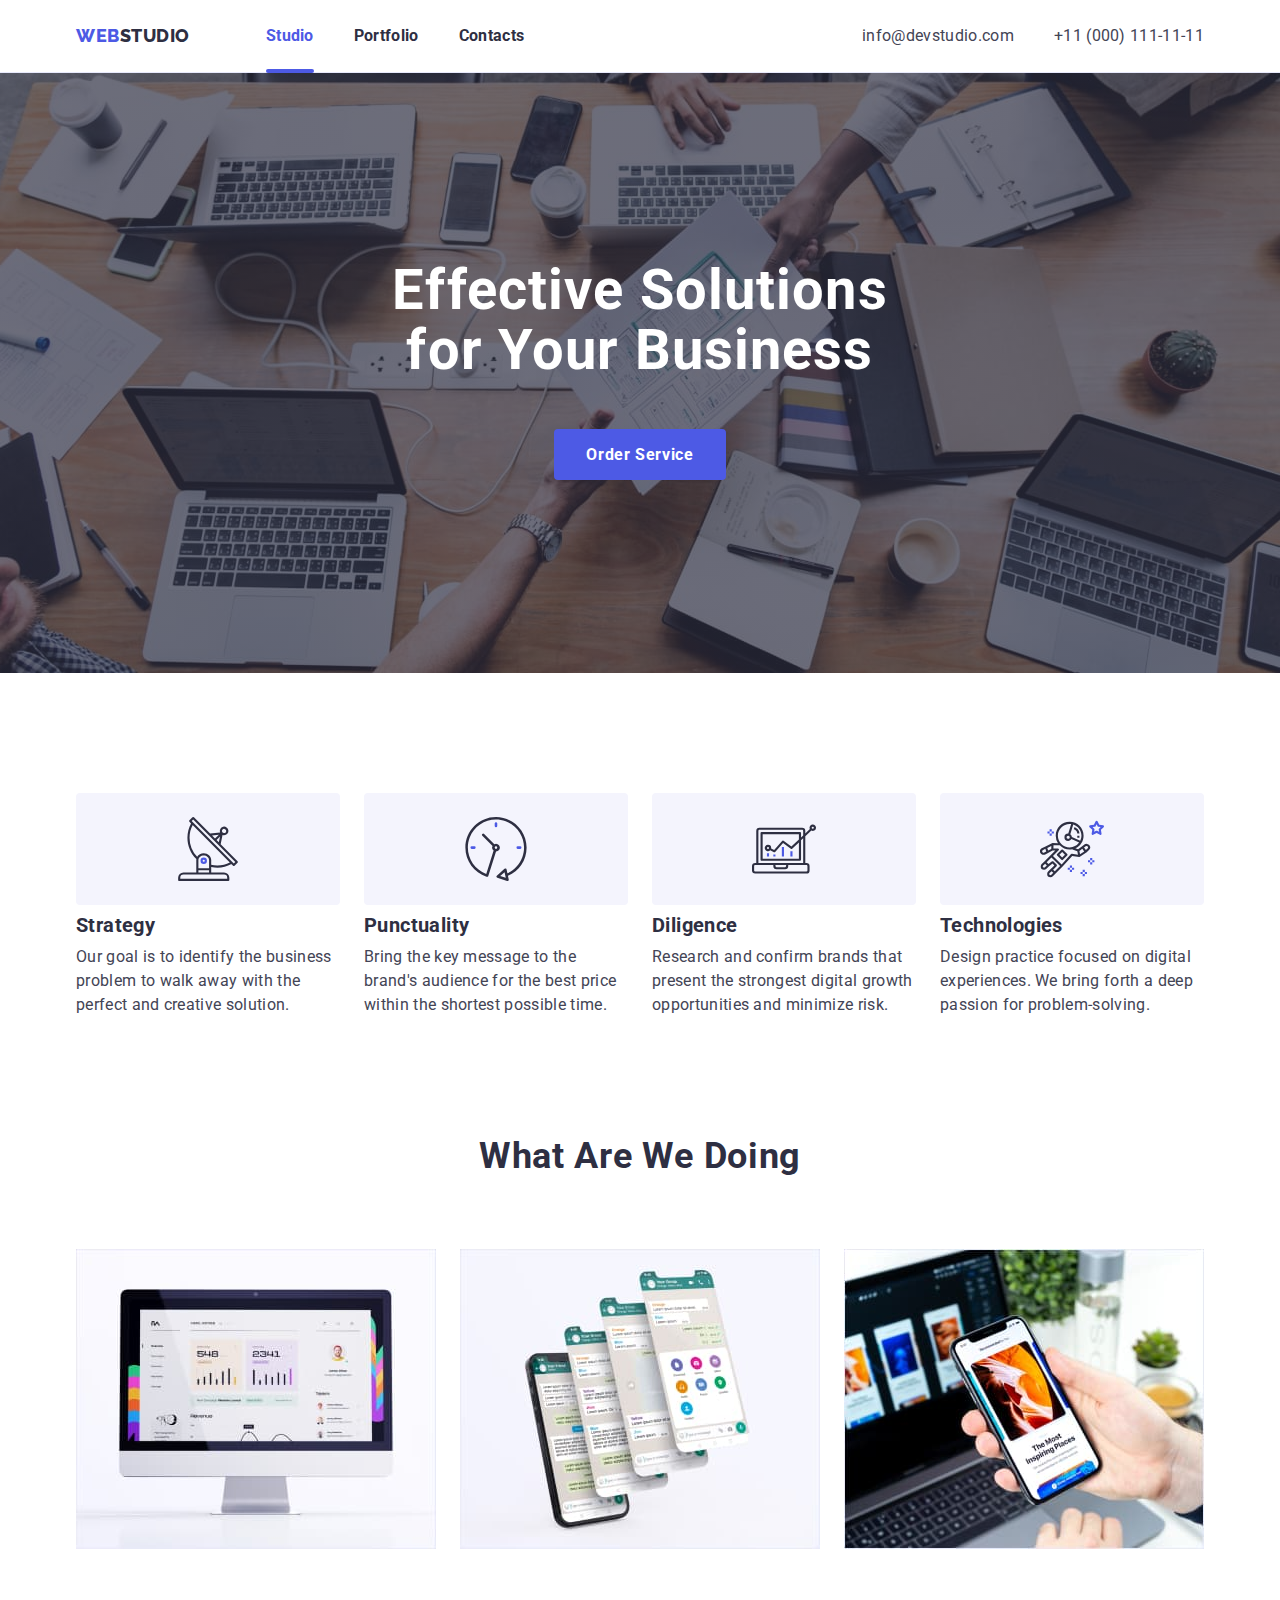
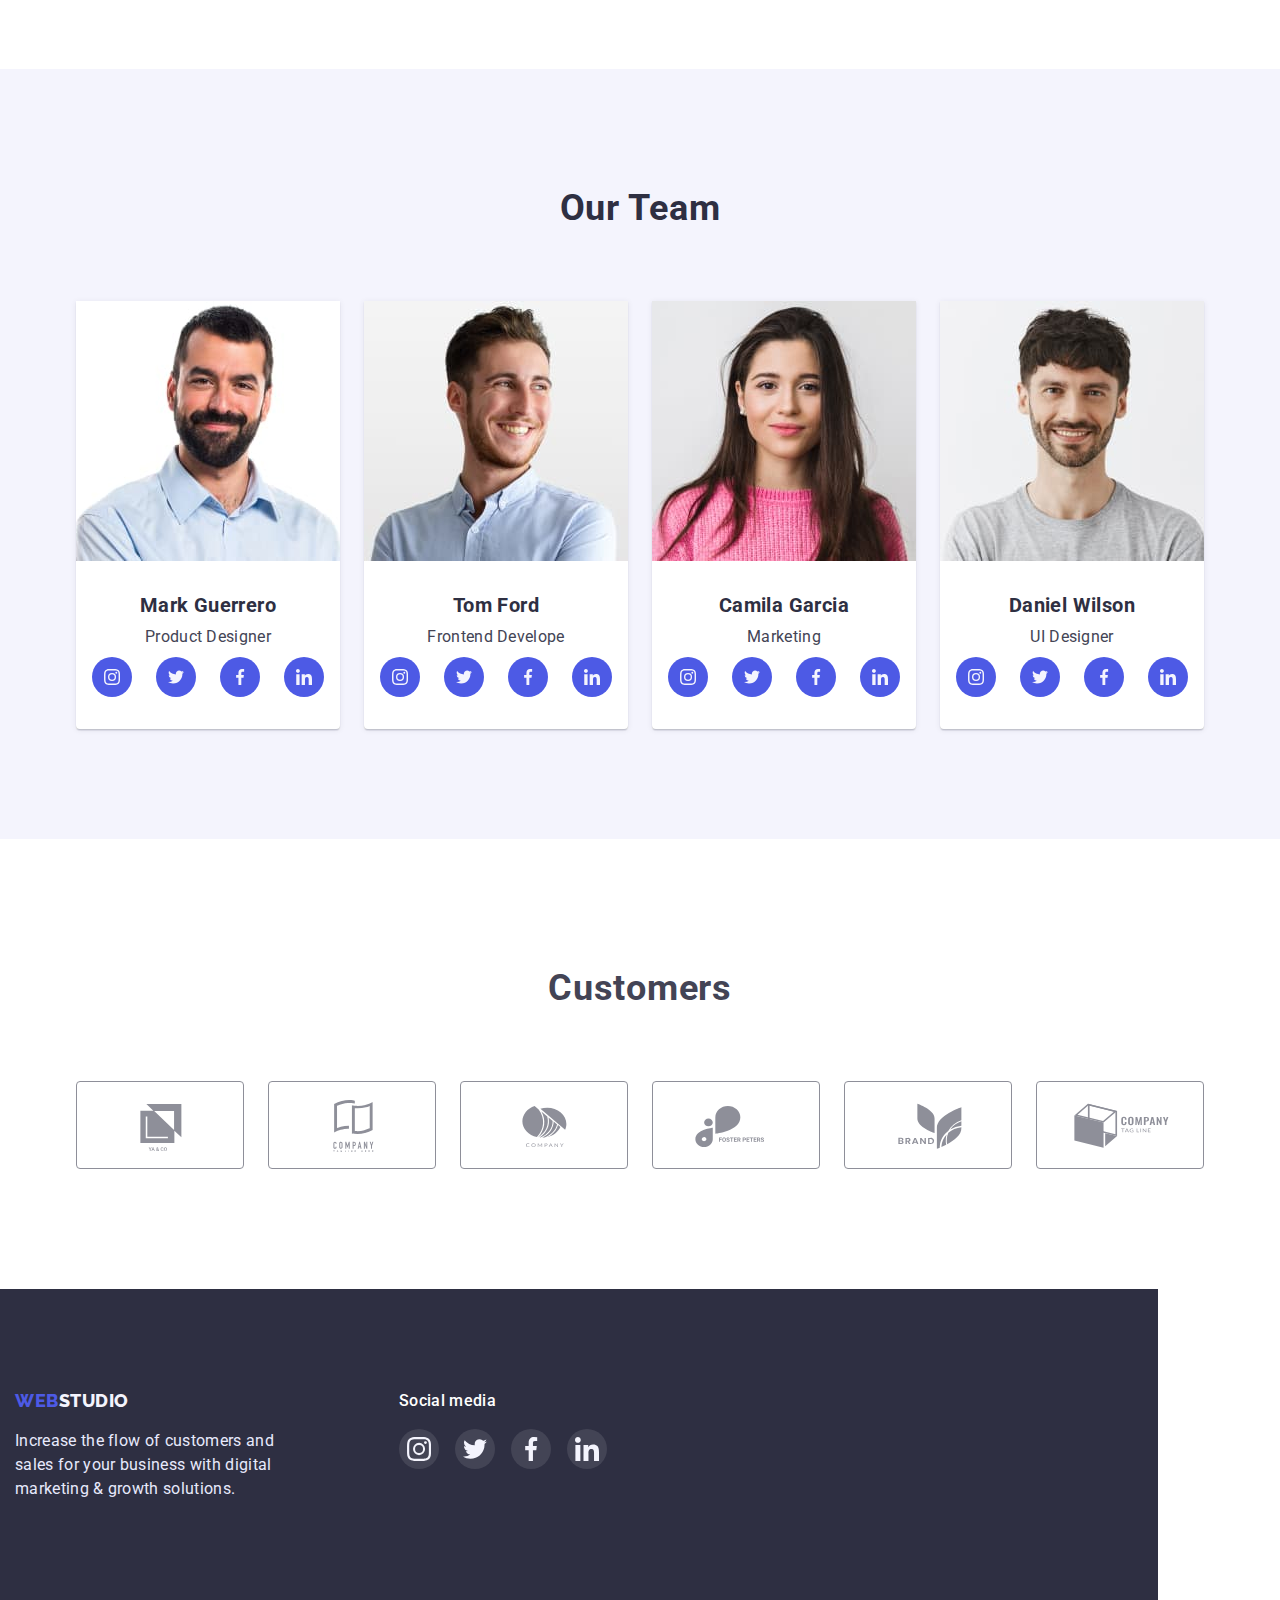
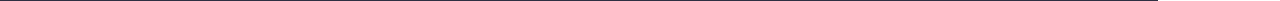
<file: index.html>
<!DOCTYPE html>
<html lang="en">

<head>
  <meta charset="UTF-8" />
  <meta http-equiv="X-UA-Compatible" content="IE=edge" />
  <meta name="viewport" content="width=device-width, initial-scale=1.0" />
  <title>Studio</title>
  <link rel="preconnect" href="https://fonts.googleapis.com">
  <link rel="preconnect" href="https://fonts.gstatic.com" crossorigin>
  <link href="https://fonts.googleapis.com/css2?family=Raleway:wght@800&family=Roboto:wght@400;500;700;900&display=swap"
    rel="stylesheet">
  <link rel="stylesheet" href="https://cdnjs.cloudflare.com/ajax/libs/modern-normalize/1.1.0/modern-normalize.min.css">
  <link rel="stylesheet" href="./css/styles.css">
</head>

<body>
  <!--top line-->
  <header class="page-header">
    <!-- logo+home -->
    <div class="container">
      <a href="./index.html" class="logo link">WEB<span class="logo-header">STUDIO</span></a>

      <!-- navagations -->

      <nav class="navigations">
        <ul class="navigations-list list">
          <li class="navigations-item current"><a class="navigations-item-link link" href="./index.html">Studio</a></li>
          <li class="navigations-item"><a class="navigations-item-link link" href="./portfolio.html">Portfolio</a>
          </li>
          <li class="navigations-item"><a class="navigations-item-link link" href="">Contacts</a></li>
        </ul>
      </nav>
      <!--contats-->
      <ul class="contacts list">
        <li class="contacts-item"><a class="contacts-link link" href="mailto:info@devstudio.com">info@devstudio.com</a>
        </li>
        <li class="contacts-item"><a class="contacts-link link" href="tel:+110001111111">+11 (000)
            111-11-11</a>
        </li>
      </ul>
    </div>
  </header>
  <!--Studio page-->
  <main class="studio">
    <!-- hero-->
    <section class="hero section">

      <div class="container centred">
        <h1 class="hero-title">Effective Solutions for Your Business</h1>
        <button type="button" class="hero-btn btn" data-modal-open>Order Service</button>
      </div>

    </section>

    <!--principles-->
    <section class="principles section">

      <h2 class="visually-hidden">our principles</h2> <!--h2 here hidden-->
      <div class="container">
        <ul class="principles-list list">
          <li class="principles-item">
            <div class="principles-icon-box">
              <svg class="principless-icon" width="64" height="64">
                <use href="./images/icons.svg#icon-strategy"></use>
              </svg>
            </div>
            <h3 class=" principles-item-title title">Strategy</h3>
            <p class="principles-item-text">
              Our goal is to identify the business problem to walk away with the perfect and
              creative solution.
            </p>
          </li>

          <li class="principles-item">
            <div class="principles-icon-box">
              <svg class="principless-icon" width="64" height="64">
                <use href="./images/icons.svg#icon-punctuality"></use>
              </svg>
            </div>
            <h3 class="principles-item-title title">Punctuality</h3>
            <p class="principles-item-text">
              Bring the key message to the brand's audience for the best price within the shortest
              possible time.
            </p>
          </li>

          <li class="principles-item">
            <div class="principles-icon-box">
              <svg class="principless-icon" width="64" height="64">
                <use href="./images/icons.svg#icon-diligence"></use>
              </svg>
            </div>
            <h3 class="principles-item-title title">Diligence</h3>
            <p class="principles-item-text">
              Research and confirm brands that present the strongest digital growth opportunities
              and minimize risk.
            </p>
          </li>

          <li class="principles-item">
            <div class="principles-icon-box">
              <svg class="principless-icon" width="64" height="64">
                <use href="./images/icons.svg#icon-technologies"></use>
              </svg>
            </div>
            <h3 class="principles-item-title title">Technologies</h3>
            <p class="principles-item-text">
              Design practice focused on digital experiences. We bring forth a deep passion for
              problem-solving.
            </p>
          </li>
        </ul>

      </div>
    </section>

    <!--product-->
    <section class="product section centred">

      <div class="container">

        <h2 class="product-title title">What are we doing</h2>
        <ul class="product-list list">
          <li class="product-item">
            <img class="product-img" src="./images/monitor.jpg" alt="white monitor pc" width="360" height="300" />
          </li>

          <li class="product-item">
            <img src="./images/phone.jpg" alt="phone screen layers" width="360" height="300" />
          </li>

          <li class="product-item">
            <img class="product-img" src="./images/phone-in-hand.jpg" alt="phone in hand on pc background" width="360"
              height="300" />
          </li>
        </ul>

      </div>
    </section>

    <!--team-->
    <section class="team section centred">

      <div class="container">

        <h2 class="team-title title">Our Team</h2>

        <ul class="team-list list">
          <li class="team-item">
            <div class="team-card"><img class="team-img" src="./images/mark-guerrero.jpg"
                alt="photo of men mark guerrero" width="264" height="260" />
              <div class="team-card-content">
                <h3 class="team-item-title title">Mark Guerrero</h3>
                <p class="team-item-text">Product Designer</p>
                <ul class="team-soc-list">
                  <li class="team-soc-item"><a href="" class="team-soc-link" target="_blank"
                      rel="norefferer noopener nofollow"><svg class="team-soc-icon" width="16" height="16">
                        <use href="./images/icons.svg#icon-instagram"></use>
                      </svg></a></li>
                  <li class="team-soc-item"><a href="" class="team-soc-link" target="_blank"
                      rel="norefferer noopener nofollow"><svg class="team-soc-icon" width="16" height="16">
                        <use href="./images/icons.svg#icon-twitter"></use>
                      </svg></a></li>
                  <li class="team-soc-item"><a href="" class="team-soc-link" target="_blank"
                      rel="norefferer noopener nofollow"><svg class="team-soc-icon" width="16" height="16">
                        <use href="./images/icons.svg#icon-facebook"></use>
                      </svg></a></li>
                  <li class="team-soc-item"><a href="" class="team-soc-link" target="_blank"
                      rel="norefferer noopener nofollow"><svg class="team-soc-icon" width="16" height="16">
                        <use href="./images/icons.svg#icon-linkedin"></use>
                      </svg></a></li>
                </ul>
              </div>
            </div>
          </li>

          <li class="team-item">
            <div class="team-card"><img class="team-img" src="./images/tom-ford.jpg" alt="photo of men tom ford"
                width="264" height="260" />
              <div class="team-card-content">
                <h3 class="team-item-title title">Tom Ford</h3>
                <p class="team-item-text">Frontend Develope</p>
                <ul class="team-soc-list">
                  <li class="team-soc-item"><a href="" class="team-soc-link" target="_blank"
                      rel="norefferer noopener nofollow"><svg class="team-soc-icon" width="16" height="16">
                        <use href="./images/icons.svg#icon-instagram"></use>
                      </svg></a></li>
                  <li class="team-soc-item"><a href="" class="team-soc-link" target="_blank"
                      rel="norefferer noopener nofollow"><svg class="team-soc-icon" width="16" height="16">
                        <use href="./images/icons.svg#icon-twitter"></use>
                      </svg></a></li>
                  <li class="team-soc-item"><a href="" class="team-soc-link" target="_blank"
                      rel="norefferer noopener nofollow"><svg class="team-soc-icon" width="16" height="16">
                        <use href="./images/icons.svg#icon-facebook"></use>
                      </svg></a></li>
                  <li class="team-soc-item"><a href="" class="team-soc-link" target="_blank"
                      rel="norefferer noopener nofollow"><svg class="team-soc-icon" width="16" height="16">
                        <use href="./images/icons.svg#icon-linkedin"></use>
                      </svg></a></li>
                </ul>
              </div>
            </div>
          </li>

          <li class="team-item">
            <div class="team-card"><img class="team-img" src="./images/camila-garcia.jpg"
                alt="photo of women camila garcia" width="264" height="260" />
              <div class="team-card-content">
                <h3 class="team-item-title title">Camila Garcia</h3>
                <p class="team-item-text">Marketing</p>
                <ul class="team-soc-list">
                  <li class="team-soc-item"><a href="" class="team-soc-link" target="_blank"
                      rel="norefferer noopener nofollow"><svg class="team-soc-icon" width="16" height="16">
                        <use href="./images/icons.svg#icon-instagram"></use>
                      </svg></a></li>
                  <li class="team-soc-item"><a href="" class="team-soc-link" target="_blank"
                      rel="norefferer noopener nofollow"><svg class="team-soc-icon" width="16" height="16">
                        <use href="./images/icons.svg#icon-twitter"></use>
                      </svg></a></li>
                  <li class="team-soc-item"><a href="" class="team-soc-link" target="_blank"
                      rel="norefferer noopener nofollow"><svg class="team-soc-icon" width="16" height="16">
                        <use href="./images/icons.svg#icon-facebook"></use>
                      </svg></a></li>
                  <li class="team-soc-item"><a href="" class="team-soc-link" target="_blank"
                      rel="norefferer noopener nofollow"><svg class="team-soc-icon" width="16" height="16">
                        <use href="./images/icons.svg#icon-linkedin"></use>
                      </svg></a></li>
                </ul>
              </div>
            </div>
          </li>

          <li class="team-item">
            <div class="team-card"><img class="team-img" src="./images/daniel-dilson.jpg"
                alt="photo of men daniel dilson" width="264" height="260" />
              <div class="team-card-content">
                <h3 class="team-item-title title">Daniel Wilson</h3>
                <p class="team-item-text">UI Designer</p>
                <ul class="team-soc-list">
                  <li class="team-soc-item"><a href="" class="team-soc-link" target="_blank"
                      rel="norefferer noopener nofollow"><svg class="team-soc-icon" width="16" height="16">
                        <use href="./images/icons.svg#icon-instagram"></use>
                      </svg></a></li>
                  <li class="team-soc-item"><a href="" class="team-soc-link" target="_blank"
                      rel="norefferer noopener nofollow"><svg class="team-soc-icon" width="16" height="16">
                        <use href="./images/icons.svg#icon-twitter"></use>
                      </svg></a></li>
                  <li class="team-soc-item"><a href="" class="team-soc-link" target="_blank"
                      rel="norefferer noopener nofollow"><svg class="team-soc-icon" width="16" height="16">
                        <use href="./images/icons.svg#icon-facebook"></use>
                      </svg></a></li>
                  <li class="team-soc-item"><a href="" class="team-soc-link" target="_blank"
                      rel="norefferer noopener nofollow"><svg class="team-soc-icon" width="16" height="16">
                        <use href="./images/icons.svg#icon-linkedin"></use>
                      </svg></a></li>
                </ul>
              </div>
            </div>
          </li>
        </ul>

      </div>

    </section>

    <section class="customers section centred">
      <div class="container">
        <h2 class="customers-title" title>Customers</h2>
        <ul class="customers-list">
          <li class="customers-item"><a href="" class="customers-link"><svg class="customers-icon" width="104"
                height="56">
                <use href="./images/icons.svg#icon-first-company"></use>
              </svg></a></li>
          <li class="customers-item"><a href="" class="customers-link"><svg class="customers-icon" width="104"
                height="56">
                <use href="./images/icons.svg#icon-second-company"></use>
              </svg></a></li>
          <li class="customers-item"><a href="" class="customers-link"><svg class="customers-icon" width="104"
                height="56">
                <use href="./images/icons.svg#icon-third-company"></use>
              </svg></a></li>
          <li class="customers-item"><a href="" class="customers-link"><svg class="customers-icon" width="104"
                height="56">
                <use href="./images/icons.svg#icon-fourth-company"></use>
              </svg></a></li>
          <li class="customers-item"><a href="" class="customers-link"><svg class="customers-icon" width="104"
                height="56">
                <use href="./images/icons.svg#icon-fifth-company"></use>
              </svg></a></li>
          <li class="customers-item"><a href="" class="customers-link"><svg class="customers-icon" width="104"
                height="56">
                <use href="./images/icons.svg#icon-sixth-company"></use>
              </svg></a></li>
        </ul>
      </div>
    </section>
  </main>
  <!--footer-->
  <footer class="page-footer">
    <!-- logo+home -->
    <div class="container">
      <div><a href="./index.html" class="logo link">WEB<span class="page-footer-logo">STUDIO</span></a>
        <p class="page-footer-text">
          Increase the flow of customers and sales for your business with digital marketing & growth
          solutions.
        </p>
      </div>
      <div class="soc-footer">
        <p class="footer-soc-pretitle">Social media</p>
        <ul class="soc-footer-list">
          <li class="soc-footer-item">
            <a href="" class="soc-footer-link" target="_blank" rel="norefferer noopener nofollow">
              <svg class="soc-footer-icon" width="24" height="24">
                <use href="./images/icons.svg#icon-instagram"></use>
              </svg>
            </a>
          </li>
          <li class="soc-footer-item">
            <a href="" class="soc-footer-link" target="_blank" rel="norefferer noopener nofollow">
              <svg class="soc-footer-icon" width="24" height="24">
                <use href="./images/icons.svg#icon-twitter"></use>
              </svg>
            </a>
          </li>
          <li class="soc-footer-item">
            <a href="" class="soc-footer-link" target="_blank" rel="norefferer noopener nofollow">
              <svg class="soc-footer-icon" width="24" height="24">
                <use href="./images/icons.svg#icon-facebook"></use>
              </svg>
            </a>
          </li>
          <li class="soc-footer-item">
            <a href="" class="soc-footer-link" target="_blank" rel="norefferer noopener nofollow">
              <svg class="soc-footer-icon" width="24" height="24">
                <use href="./images/icons.svg#icon-linkedin"></use>
              </svg>
            </a>
          </li>
        </ul>
      </div>
    </div>
  </footer>
  <div class="backdrop is-hidden" data-modal>
    <div class="modal is-hidden">
      <button type="button" class="modal-close-btn" data-modal-close>
        <svg class="modal-close-icon" width="8" height="8">
          <use href="./images/icons.svg#icon-close-black-modal"></use>
        </svg></button>
    </div>
  </div>
  <script src="./js/modal.js"></script>
</body>

</html>
</file>
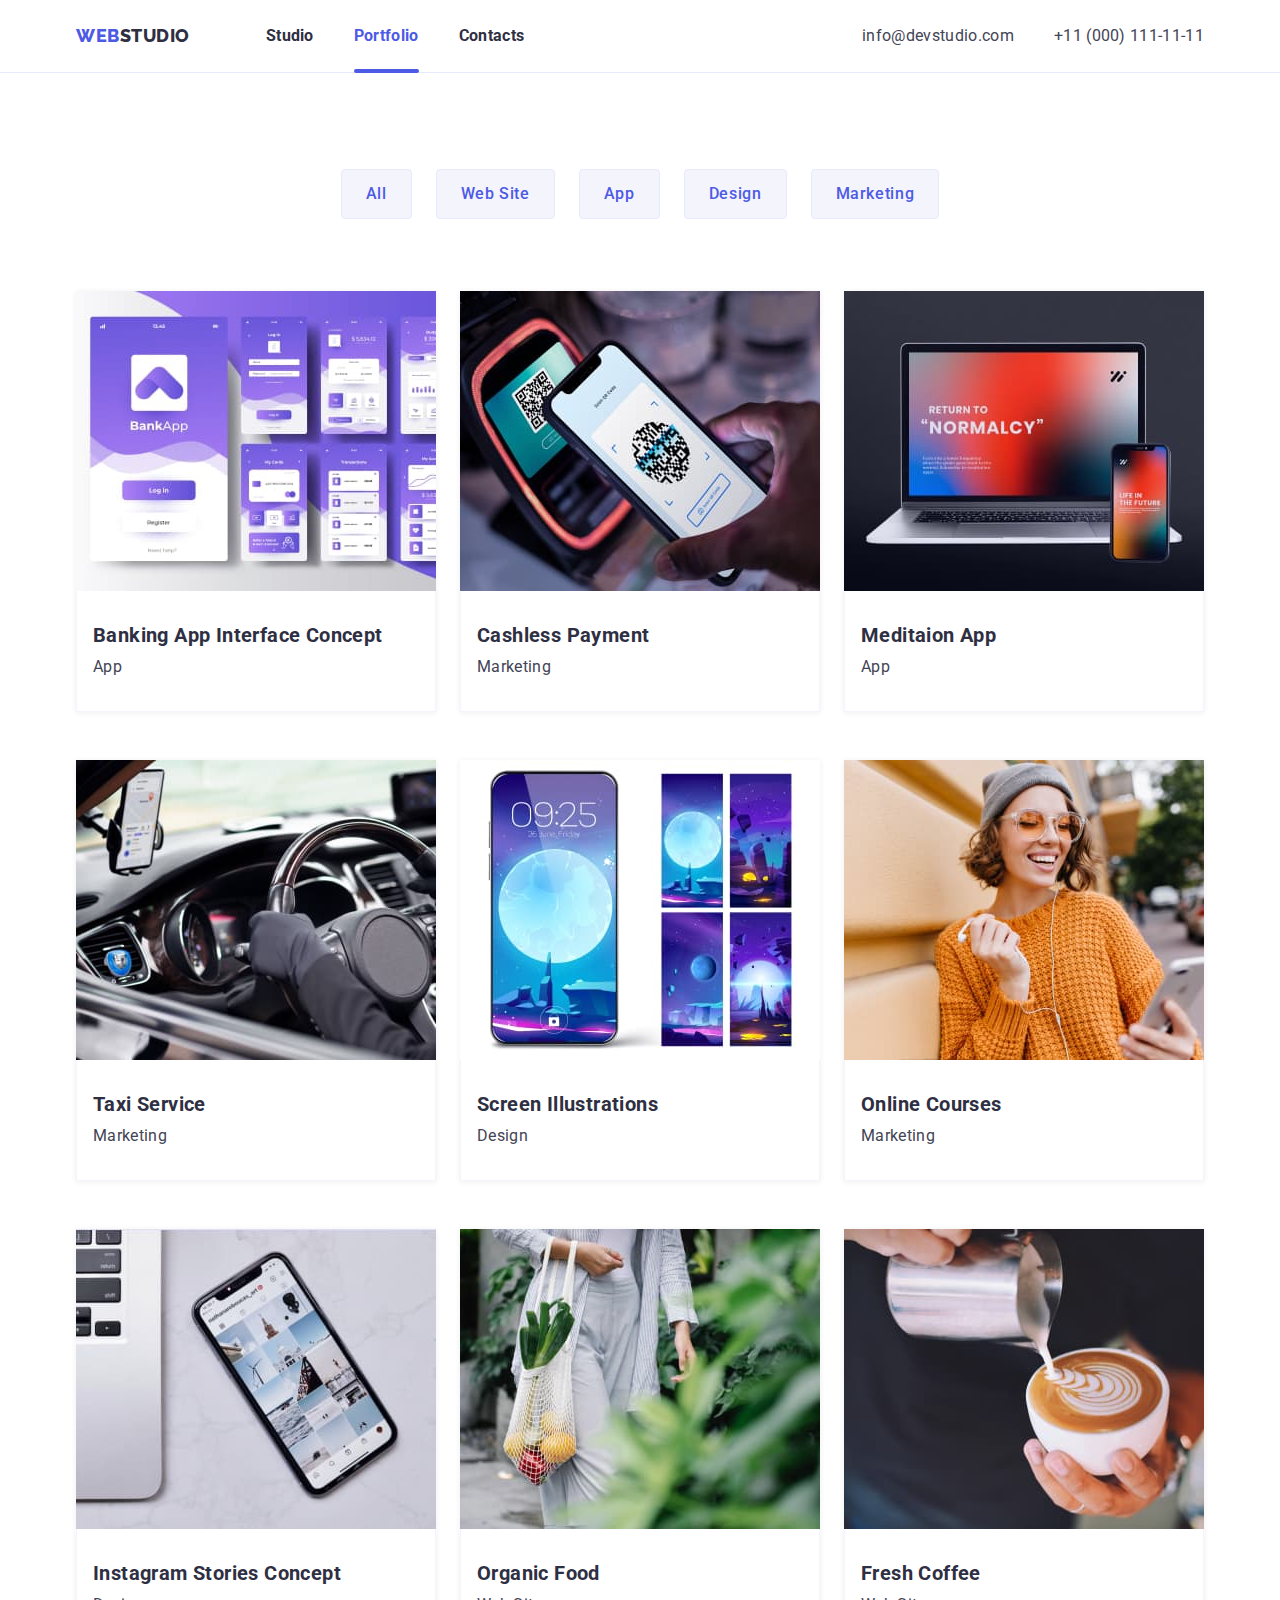
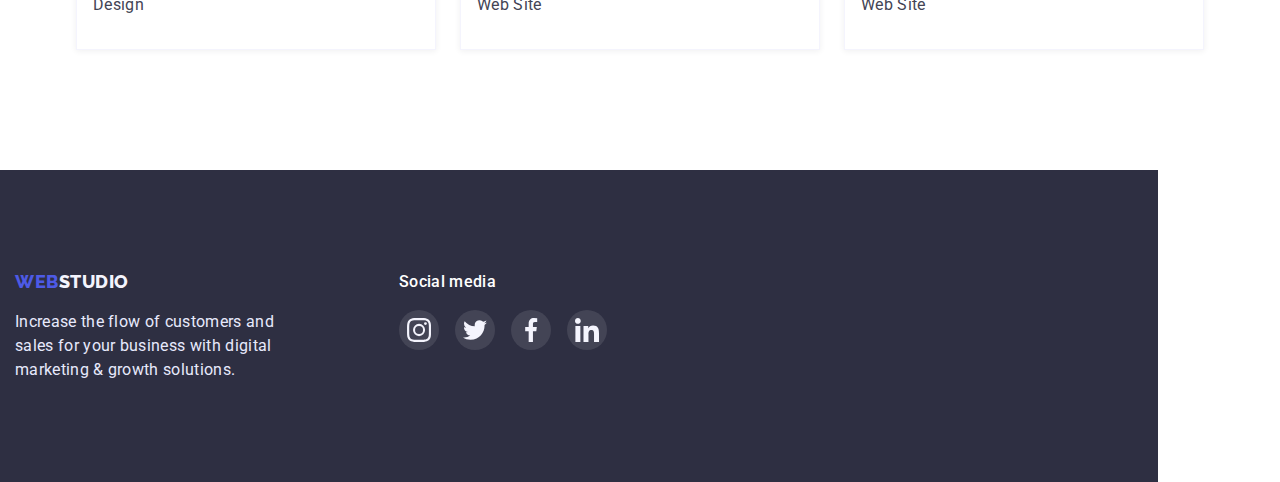
<file: portfolio.html>
<!DOCTYPE html>
<html lang="en">

<head>
    <meta charset="UTF-8">
    <meta http-equiv="X-UA-Compatible" content="IE=edge">
    <meta name="viewport" content="width=device-width, initial-scale=1.0">
    <title>Portfolio</title>
    <link rel="preconnect" href="https://fonts.googleapis.com">
    <link rel="preconnect" href="https://fonts.gstatic.com" crossorigin>
    <link
        href="https://fonts.googleapis.com/css2?family=Raleway:wght@800&family=Roboto:wght@400;500;700;900&display=swap"
        rel="stylesheet">
    <link rel="stylesheet"
        href="https://cdnjs.cloudflare.com/ajax/libs/modern-normalize/1.1.0/modern-normalize.min.css">
    <link rel="stylesheet" href="./css/styles.css">
</head>

<body>
    <!--top line-->
    <header class="page-header">
        <div class="container"><!-- logo+home -->
            <a href="./index.html" class="logo link">WEB<span class="logo-header">STUDIO</span></a>
            <!-- navagations -->
            <nav class="navigations">
                <ul class="navigations-list list">
                    <li class="navigations-item"><a class="navigations-item-link link" href="./index.html">Studio</a>
                    </li>
                    <li class="navigations-item current"><a class="navigations-item-link link"
                            href="./portfolio.html">Portfolio</a>
                    </li>
                    <li class="navigations-item"><a class="navigations-item-link link" href="">Contacts</a></li>
                </ul>
            </nav>
            <!--contats-->
            <ul class="contacts list">
                <li class="contacts-item"><a class="contacts-link link"
                        href="mailto:info@devstudio.com">info@devstudio.com</a>
                </li>
                <li class="contacts-item"><a class="contacts-link link" href="tel:+110001111111">+11 (000)
                        111-11-11</a>
                </li>
            </ul>
        </div>
    </header>

    <main class="main-porfolio">

        <section class="porfolio section">
            <div class="container">
                <h1 class="visually-hidden">Portfolio Projects</h1> <!--hidden-->

                <!-- filter -->
                <ul class="filter-list list">
                    <li class="filter-item"><button type="button" class="filter-item-btn btn">All</button></li>
                    <li class="filter-item"><button type="button" class="filter-item-btn btn">Web Site</button></li>
                    <li class="filter-item"><button type="button" class="filter-item-btn btn">App</button></li>
                    <li class="filter-item"><button type="button" class="filter-item-btn btn">Design</button></li>
                    <li class="filter-item"><button type="button" class="filter-item-btn btn">Marketing</button>
                    </li>
                </ul>

                <!-- portfolio gallery -->
                <ul class="gallery-list list">
                    <li class="gallery-item">
                        <a href="" class="gallery-link link">
                            <div class="gallery-thumb">
                                <div class="gallery-img"><img src="./images/portfolio-img-1.jpg"
                                        alt="Banking App Interface" width="360" height="300">
                                </div>
                                <div class="overlay">
                                    <p class="overlay-content">14 Stylish and User-Friendly App Design Concepts · Task
                                        Manager App
                                        ·
                                        Calorie Tracker App · Exotic Fruit Ecommerce App ·
                                        Cloud Storage App</p>
                                </div>
                            </div>
                            <div class="gallery-card-content">
                                <h2 class="gallery-item-title title">Banking App Interface Concept</h2>
                                <p class="gallery-item-text">App</p>
                            </div>
                        </a>
                    </li>

                    <li class="gallery-item">
                        <a href="" class="gallery-link link">
                            <div class="gallery-thumb">
                                <div class="gallery-img"><img src="./images/portfolio-img-2.jpg"
                                        alt="payment by phone at the bank terminal" width="360" height="300"></div>
                                <div class="overlay">
                                    <p class="overlay-content">14 Stylish and User-Friendly App Design Concepts · Task
                                        Manager App
                                        ·
                                        Calorie Tracker App · Exotic Fruit Ecommerce App ·
                                        Cloud Storage App</p>
                                </div>
                            </div>
                            <div class="gallery-card-content">
                                <h2 class="gallery-item-title title">Cashless Payment</h2>
                                <p class="gallery-item-text">Marketing</p>
                            </div>
                        </a>
                    </li>

                    <li class="gallery-item">
                        <a href="" class="gallery-link link">
                            <div class="gallery-thumb">
                                <div class="gallery-img"><img src="./images/portfolio-img-3.jpg" alt="notebook"
                                        width="360" height="300">
                                </div>
                                <div class="overlay">
                                    <p class="overlay-content">14 Stylish and User-Friendly App Design Concepts · Task
                                        Manager App
                                        ·
                                        Calorie Tracker App · Exotic Fruit Ecommerce App ·
                                        Cloud Storage App</p>
                                </div>
                            </div>
                            <div class="gallery-card-content">
                                <h2 class="gallery-item-title title">Meditaion App</h2>
                                <p class="gallery-item-text">App</p>
                            </div>
                        </a>
                    </li>

                    <li class="gallery-item">
                        <a href="" class="gallery-link link">
                            <div class="gallery-thumb">
                                <div class="gallery-img"><img src="./images/portfolio-img-4.jpg"
                                        alt="hand on the steering wheel, phone on a stand" width="360" height="300">
                                </div>
                                <div class="overlay">
                                    <p class="overlay-content">14 Stylish and User-Friendly App Design Concepts · Task
                                        Manager App
                                        ·
                                        Calorie Tracker App · Exotic Fruit Ecommerce App ·
                                        Cloud Storage App</p>
                                </div>
                            </div>
                            <div class="gallery-card-content">
                                <h2 class="gallery-item-title title">Taxi Service</h2>
                                <p class="gallery-item-text">Marketing</p>
                            </div>
                        </a>
                    </li>

                    <li class="gallery-item">
                        <a href="" class="gallery-link link">
                            <div class="gallery-thumb">
                                <div class="gallery-img"><img src="./images/portfolio-img-5.jpg"
                                        alt="moon on phone screen" width="360" height="300"></div>
                                <div class="overlay">
                                    <p class="overlay-content">14 Stylish and User-Friendly App Design Concepts · Task
                                        Manager App
                                        ·
                                        Calorie Tracker App · Exotic Fruit Ecommerce App ·
                                        Cloud Storage App</p>
                                </div>
                            </div>
                            <div class="gallery-card-content">
                                <h2 class="gallery-item-title title">Screen Illustrations</h2>
                                <p class="gallery-item-text">Design</p>
                            </div>
                        </a>
                    </li>

                    <li class="gallery-item">
                        <a href="" class="gallery-link link">
                            <div class="gallery-thumb">
                                <div class="gallery-img"><img src="./images/portfolio-img-6.jpg" alt="girl listening to
                                music" width="360" height="300">
                                </div>
                                <div class="overlay">
                                    <p class="overlay-content">14 Stylish and User-Friendly App Design Concepts · Task
                                        Manager App
                                        ·
                                        Calorie Tracker App · Exotic Fruit Ecommerce App ·
                                        Cloud Storage App</p>
                                </div>
                            </div>
                            <div class="gallery-card-content">
                                <h2 class="gallery-item-title title">Online Courses</h2>
                                <p class="gallery-item-text">Marketing</p>
                            </div>
                        </a>
                    </li>

                    <li class="gallery-item">
                        <a href="" class="gallery-link link">
                            <div class="gallery-thumb">
                                <div class="gallery-img"><img src="./images/portfolio-img-7.jpg"
                                        alt="phone near notebook" width="360" height="300"></div>
                                <div class="overlay">
                                    <p class="overlay-content">14 Stylish and User-Friendly App Design Concepts · Task
                                        Manager App
                                        ·
                                        Calorie Tracker App · Exotic Fruit Ecommerce App ·
                                        Cloud Storage App</p>
                                </div>
                            </div>
                            <div class="gallery-card-content">
                                <h2 class="gallery-item-title title">Instagram Stories Concept</h2>
                                <p class="gallery-item-text">Design</p>
                            </div>
                        </a>
                    </li>

                    <li class="gallery-item">
                        <a href="" class="gallery-link link">
                            <div class="gallery-thumb">
                                <div class="gallery-img"><img src="./images/portfolio-img-8.jpg" alt="products in a bag"
                                        width="360" height="300"></div>
                                <div class="overlay">
                                    <p class="overlay-content">14 Stylish and User-Friendly App Design Concepts · Task
                                        Manager App
                                        ·
                                        Calorie Tracker App · Exotic Fruit Ecommerce App ·
                                        Cloud Storage App</p>
                                </div>
                            </div>
                            <div class="gallery-card-content">
                                <h2 class="gallery-item-title title">Organic Food</h2>
                                <p class="gallery-item-text">Web Site</p>
                            </div>
                        </a>
                    </li>

                    <li class="gallery-item">
                        <a href="" class="gallery-link link">
                            <div class="gallery-thumb">
                                <div class="gallery-img"><img src="./images/portfolio-img-9.jpg" alt="coffe cup"
                                        width="360" height="300">
                                </div>
                                <div class="overlay">
                                    <p class="overlay-content">14 Stylish and User-Friendly App Design Concepts · Task
                                        Manager App
                                        ·
                                        Calorie Tracker App · Exotic Fruit Ecommerce App ·
                                        Cloud Storage App</p>
                                </div>
                            </div>
                            <div class="gallery-card-content">
                                <h2 class="gallery-item-title title">Fresh Coffee</h2>
                                <p class="gallery-item-text">Web Site</p>
                            </div>
                        </a>
                    </li>
                </ul>
            </div>
        </section>
    </main>

    <footer class="page-footer">
        <!-- logo+home -->
        <div class="container">
            <div><a href="./index.html" class="logo link">WEB<span class="page-footer-logo">STUDIO</span></a>
                <p class="page-footer-text">
                    Increase the flow of customers and sales for your business with digital marketing & growth
                    solutions.
                </p>
            </div>
            <div class="soc-footer">
                <p class="footer-soc-pretitle">Social media</p>
                <ul class="soc-footer-list">
                    <li class="soc-footer-item">
                        <a href="" class="soc-footer-link">
                            <svg class="soc-footer-icon" width="24" height="24">
                                <use href="./images/icons.svg#icon-instagram"></use>
                            </svg>
                        </a>
                    </li>
                    <li class="soc-footer-item">
                        <a href="" class="soc-footer-link">
                            <svg class="soc-footer-icon" width="24" height="24">
                                <use href="./images/icons.svg#icon-twitter"></use>
                            </svg>
                        </a>
                    </li>
                    <li class="soc-footer-item">
                        <a href="" class="soc-footer-link">
                            <svg class="soc-footer-icon" width="24" height="24">
                                <use href="./images/icons.svg#icon-facebook"></use>
                            </svg>
                        </a>
                    </li>
                    <li class="soc-footer-item">
                        <a href="" class="soc-footer-link">
                            <svg class="soc-footer-icon" width="24" height="24">
                                <use href="./images/icons.svg#icon-linkedin"></use>
                            </svg>
                        </a>
                    </li>
                </ul>
            </div>
        </div>
    </footer>

</body>

</html>
</file>
<file: css/styles.css>
:root {
  --main-color-text: #434455;
  --title-color-text: #2e2f42;
  --main-logo-color: #4d5ae5;
  --logo-header-color: #2e2f42;
  --logo-footer-color: #f4f4fd;
  --navigations-color-text: #2e2f42;
  --hero-title-color: #ffffff;
  --footer-text-color: #e7e9fc;

  --overlay-color: rgba(77, 90, 229, 1);
  --overlay-text-color: #f4f4fd;

  --hero-btn-color-text: #ffffff;
  --border-color-btn: #e7e9fc;

  --white: #ffffff;

  --btn-hover-color: #ffffff;
  --btn-bgc-hover-color: #404bbf;

  --accent-color: #4d5ae5;

  --main-bgc: #ffffff;
  --secondary-bgc: #2e2f42;
  --third-bgc: #f4f4fd;
  --header-bgc: #ffffff;
  --footer-bgc: #2e2f42;
  --filter-btn-bgc: #f4f4fd;
  --team-cards-bgc: #ffffff;

  --backdrop-bgc: rgba(46, 47, 66, 0.4);
  --modal-bgc: #fcfcfc;

  --border: 1px solid #e7e9fc;
}

/* -----------GENERAL---------------- */
body {
  font-family: 'Roboto', sans-serif;
  color: var(--main-color-text);
  background-color: var(--main-bgc);
  font-size: 16px;
  letter-spacing: 0.02em;
}

h1,
h2,
h3,
h4,
h5,
h6,
p {
  margin: 0;
}

ul,
ol {
  list-style: none;
  padding-left: 0;
  margin: 0;
}

a {
  text-decoration: none;
  color: inherit;
}

img {
  display: block;
  max-width: 100%;
  height: auto;
}

.section {
  padding-top: 120px;
  padding-bottom: 120px;
}

.container {
  width: 1158px;
  padding: 0 15px;
  margin: 0 auto;
}

.centred {
  text-align: center;
}

.visually-hidden {
  position: absolute;
  width: 1px;
  height: 1px;
  margin: -1px;
  border: 0;
  padding: 0;
  white-space: nowrap;
  clip-path: inset(100%);
  clip: rect(0 0 0 0);
  overflow: hidden;
}

.title {
  color: var(--title-color-text);
}

.logo {
  display: block;
  align-items: center;

  color: var(--main-logo-color);
  font-family: 'Raleway', sans-serif;
  font-weight: 800;
  font-size: 18px;
  line-height: 1.33;
  letter-spacing: 0.03em;
}
/* -----------HEADER----------- */

.page-header {
  background-color: var(--header-bgc);
  border-bottom: 1px solid #e7e9fc;
}

.page-header .container {
  display: flex;

  align-items: center;
}

.logo.link {
  display: flex;
  align-self: center;
}

.logo-header {
  display: block;
  color: var(--logo-header-color);
  align-self: center;

  font-family: 'Raleway', sans-serif;
  font-weight: 800;
  font-size: 18px;
  line-height: 1.33;

  letter-spacing: 0.03em;
}
.navigations {
}
.navigations-list {
  margin-left: 76px;
  display: flex;
}
.navigations-item {
  position: relative;
}

.navigations-item + .navigations-item {
  margin-left: 40px;
}
.navigations-item-link {
  padding-top: 24px;
  padding-bottom: 24px;

  display: block;

  color: var(--navigations-color-text);

  font-size: 16px;
  font-weight: 700;
  line-height: 1.5;
  letter-spacing: 0.02em;

  transition-duration: 250ms;
  transition-timing-function: cubic-bezier(0.4, 0, 0.2, 1);
  transition-delay: 0s;
  transition-property: color;
}
.navigations-item-link:hover,
.navigations-item-link:focus {
  color: var(--accent-color);
}

.current .navigations-item-link {
  color: var(--accent-color);
}

.current .navigations-item-link::after {
  content: '';
  display: block;

  position: absolute;
  bottom: 0;
  left: 0;

  width: 100%;
  height: 4px;

  background: var(--accent-color);
  border-radius: 2px;

  transform: translatey(25%);
}

.contacts {
  margin-left: auto;
  margin-right: 0;
  display: flex;
}

.contacts-item + .contacts-item {
  margin-left: 40px;
}
.contacts-link {
  padding-top: 24px;
  padding-bottom: 24px;

  display: block;
  font-size: 16px;
  font-weight: 400;
  line-height: 1.5;
  letter-spacing: 0.02em;
  color: var(--main-color-text);

  transition-duration: 250ms;
  transition-timing-function: cubic-bezier(0.4, 0, 0.2, 1);
  transition-delay: 0s;
  transition-property: color;
}
.contacts-link:hover,
.contacts-link:focus {
  color: var(--accent-color);
}

/* -----------FOOTER----------- */
.page-footer {
  padding-top: 100px;
  padding-bottom: 100px;

  justify-self: flex-start;
  background: var(--footer-bgc);
}

.page-footer-logo {
  display: block;

  color: var(--logo-footer-color);
  font-family: 'Raleway', sans-serif;
  font-weight: 800;
  font-size: 18px;
  line-height: calc(21 / 18);
  letter-spacing: 0.03em;
}
.page-footer .logo {
  margin-bottom: 16px;
}
.page-footer-text {
  display: inline-block;

  max-width: 264px;

  font-size: 16px;
  line-height: 1.5;
  letter-spacing: 0.02em;
  color: var(--footer-text-color);
}
.footer-soc-pretitle {
  margin-bottom: 16px;

  color: var(--white);

  font-weight: 500;
  line-height: 1.5;
  letter-spacing: 0.02em;
}
.soc-footer-list {
  display: flex;
  gap: 16px;
}
.soc-footer-link {
  display: flex;
  height: 40px;
  width: 40px;

  align-items: center;
  justify-content: center;

  border-radius: 50%;

  background-color: rgba(255, 255, 255, 0.1);

  transition-duration: 250ms;
  transition-timing-function: cubic-bezier(0.4, 0, 0.2, 1);
  transition-delay: 0s;
  transition-property: background-color;
}

.soc-footer-link:hover,
.soc-footer-link:focus {
  background-color: #31d0aa;
}

.soc-footer-icon {
}

.page-footer .container {
  display: flex;
  gap: 120px;
}

/* -------***STUDIO***--------- */

/* -----------HERO----------- */

.hero {
  max-width: 1440px;
  height: 600px;
  margin: 0 auto;
  padding-top: 188px;
  padding-bottom: 188px;

  background-color: var(--secondary-bgc);
  background-image: linear-gradient(rgba(46, 47, 66, 0.7), rgba(46, 47, 66, 0.7)),
    url(../images/hero-bg.jpg);
  background-repeat: no-repeat;
  background-position: center;
  background-size: cover;
}

.hero-title {
  width: 496px;

  margin: 0 auto;
  margin-bottom: 48px;

  color: var(--hero-title-color);

  font-size: 56px;
  line-height: 1.07;
  letter-spacing: 0.02em;
}

.hero-btn {
  display: inline-block;
  padding: 16px 32px;

  border-radius: 4px;
  border: none;

  color: var(--hero-btn-color-text);
  background-color: var(--accent-color);

  font-family: inherit;
  font-weight: 700;
  font-size: 16px;
  line-height: calc(19 / 16);
  letter-spacing: 0.04em;

  cursor: pointer;

  transition-duration: 250ms;
  transition-timing-function: cubic-bezier(0.4, 0, 0.2, 1);
  transition-delay: 0s;
  transition-property: color, background-color, box-shadow, border-radius;
}

.hero-btn:hover,
.hero-btn:focus {
  color: var(--btn-hover-color);
  background-color: var(--btn-bgc-hover-color);
  box-shadow: 0px 4px 4px rgba(0, 0, 0, 0.15);
  border-radius: 4px;
}

/* -----------PRINCIPLES----------- */
.principles {
}

.principles-list {
  display: flex;
  flex-wrap: wrap;
  margin-left: -24px;
}
.principles-item {
  flex-basis: calc(100% / 4 - 24px);
  margin-left: 24px;
}

.principles-icon-box {
  margin-bottom: 8px;
  display: flex;

  height: 112px;

  background-color: #f4f4fd;
  border-radius: 4px;
  align-items: center;
  justify-content: center;
}
.principles-icon {
}

.principles-item-title {
  margin-bottom: 8px;

  font-size: 20px;
  line-height: 1.2;
  letter-spacing: 0.02em;
}
.principles-item-text {
  line-height: 1.5;
}

.princeples-icon {
  width: 264px;
  height: 112px;
  padding: 24px 100px;
  margin-bottom: 8px;

  border-radius: 4px;
  display: flex;
  align-items: center;
  justify-items: center;

  background-color: #f4f4fd;
}

/* -----------PRODUCT----------- */
.product {
  padding-top: 0;
  text-align: center;
}

.product-title {
  margin-top: 0;
  margin-bottom: 72px;

  font-size: 36px;
  line-height: 1.11;
  letter-spacing: 0.02em;
  text-transform: capitalize;
}

.product-list {
  display: flex;
  flex-wrap: wrap;
  margin-left: -24px;
  margin-top: -24px;
}

.product-item {
  flex-basis: calc(100% / 3 -24px);
  margin-left: 24px;
  margin-top: 24px;
}

.product-img {
  border-box: var(--border);
}

/* -----------TEAM----------- */
.team {
  padding-bottom: 110px;
  background-color: var(--third-bgc);
}
.team-title {
  margin-bottom: 72px;

  font-size: 36px;
  line-height: 1.11;
  letter-spacing: 0.02em;
  text-transform: capitalize;
}

.team-list {
  margin: 0;
  padding: 0;

  display: flex;
  flex-wrap: wrap;
  margin-left: -24px;
  margin-top: -24px;
}

.team-item {
  flex-basis: calc(100% / 4 - 24px);
  margin-left: 24px;
  margin-top: 24px;

  background-color: var(--team-cards-bgc);
}

.team-item-title {
  margin-bottom: 8px;

  font-size: 20px;
  line-height: 1.2;
  letter-spacing: 0.02em;
}
.team-item-text {
  line-height: 1.5;
  margin-bottom: 8px;
}

.team-card {
  box-shadow: 0px 1px 6px rgba(46, 47, 66, 0.08), 0px 1px 1px rgba(46, 47, 66, 0.16),
    0px 2px 1px rgba(46, 47, 66, 0.08);
  border-radius: 0px 0px 4px 4px;
}

.team-card-content {
  padding: 32px 0;
}

.team-soc-list {
  display: flex;
  justify-content: center;
  gap: 24px;
}

.team-soc-item {
}

.team-soc-link {
  width: 40px;
  height: 40px;
  display: flex;

  align-items: center;
  justify-content: center;

  border-radius: 50%;

  background-color: var(--accent-color);

  transition-duration: 250ms;
  transition-timing-function: cubic-bezier(0.4, 0, 0.2, 1);
  transition-delay: 0s;
  transition-property: background-color;
}

.team-soc-link:hover,
.team-soc-link:focus {
  background-color: #404bbf;
}

.team-soc-icon {
}

/* ----------CUSTOMERS----------*/
.customers {
  padding-top: 130px;
}

.customers-title {
  margin-bottom: 72px;

  font-size: 36px;
  line-height: 1.11;
  letter-spacing: 0.02em;
}

.customers-list {
  display: flex;
  flex-wrap: wrap;
  margin-left: -24px;
}

.customers-item {
  flex-basis: calc(100% / 6 - 24px);
  margin-left: 24px;

  /* display: block; */
}

.customers-link {
  display: flex;
  width: 100%;
  height: 88px;

  border: 1px solid currentColor;
  border-radius: 4px;

  align-items: center;
  justify-content: center;

  color: #8e8f99;

  transition-duration: 250ms;
  transition-timing-function: cubic-bezier(0.4, 0, 0.2, 1);
  transition-delay: 0s;
  transition-property: color, border-color;
}

.customers-link:hover,
.customers-link:focus {
  color: #404bbf;
  border-color: #404bbf;
}

.customers-icon {
  fill: currentColor;
}

/* ------***PORTFOLIO***------ */
.porfolio {
  padding-top: 96px;
}

/* -----------FILTER BTN----------- */
.filter-list {
  display: flex;
  margin-bottom: 72px;

  justify-content: center;
}

.filter-item {
  display: block;
}

.filter-item + .filter-item {
  margin-left: 24px;
}

.filter-item-btn {
  border-radius: 4px;
  padding: 12px 24px;
  display: block;
  text-align: center;
  border: var(--border);
  border-color: var(--border-color-btn);

  color: var(--accent-color);
  background-color: var(--filter-btn-bgc);

  font-family: inherit;
  font-style: normal;
  font-weight: 500;
  font-size: 16px;
  line-height: 1.5;

  letter-spacing: 0.04em;
  cursor: pointer;

  transition-duration: 250ms;
  transition-timing-function: cubic-bezier(0.4, 0, 0.2, 1);
  transition-delay: 0s;
  transition-property: color, background-color, box-shadow, border;
}

.filter-item-btn:hover,
.filter-item-btn:focus {
  color: var(--btn-hover-color);
  background-color: var(--btn-bgc-hover-color);
  box-shadow: 0px 3px 1px rgba(0, 0, 0, 0.1), 0px 2px 1px rgba(0, 0, 0, 0.08),
    0px 2px 2px rgba(0, 0, 0, 0.12);
  border: 1px solid var(--accent-color);
}

/* -----------GALLERY----------- */
.gallery-list {
  padding: 0;
  margin: 0;
  list-style: none;

  display: flex;
  flex-wrap: wrap;
  margin-left: -24px;
  margin-top: -48px;
}

.gallery-item {
  flex-basis: calc(100% / 3 - 24px);
  margin-left: 24px;
  margin-top: 48px;
  box-shadow: 0px 1px 6px rgba(46, 47, 66, 0.08);
}
.gallery-card-content {
  padding-left: 16px;
  padding-top: 32px;
  padding-bottom: 32px;

  border: 0.5px solid #f4f4fd;
  border-top: none;
}
.gallery-link {
  display: block;

  transition-duration: 250ms;
  transition-timing-function: cubic-bezier(0.4, 0, 0.2, 1);
  transition-delay: 0s;
  transition-property: abox-shadow, transform;
}

.gallery-link:hover,
.gallery-link:focus {
  box-shadow: 0px 1px 6px rgba(46, 47, 66, 0.08), 0px 1px 1px rgba(46, 47, 66, 0.16),
    0px 2px 1px rgba(46, 47, 66, 0.08);
}

.gallery-item-title {
  margin-bottom: 8px;
  font-size: 20px;
  line-height: 1.2;
  letter-spacing: 0.02em;
}
.gallery-item-text {
  line-height: 1.5;
}

.gallery-img {
}

.gallery-thumb {
  position: relative;
  overflow: hidden;
}
.gallery-link:hover .overlay,
.gallery-link:focus .overlay {
  transform: translateY(0);
}

.overlay {
  display: block;
  position: absolute;
  bottom: 0;
  left: 0;
  width: 100%;
  height: 100%;

  background-color: var(--overlay-color);

  transform: translatey(100%);
  transition: 250ms cubic-bezier(0.4, 0, 0.2, 1);
}

.overlay-content {
  padding: 40px 32px 164px 32px;

  color: var(--overlay-text-color);
  font-weight: 400;
  font-size: 16px;
  line-height: 1.5;
  letter-spacing: 0.02em;
}

/*---------BACKDROP-MODAL-----------*/

.backdrop {
  position: fixed;
  top: 0;
  left: 0;
  width: 100%;
  height: 100%;

  background-color: var(--backdrop-bgc);

  transition-duration: 250ms;
  transition-timing-function: cubic-bezier(0.4, 0, 0.2, 1);
  transition-delay: 0s;
  transition-property: opacity, visibility;
}

.backdrop.is-hidden {
  opacity: 0;
  visibility: hidden;
  pointer-events: none;
}

.backdrop.is-hidden .modal {
  transform: translate(-50%, -50%) scaley(0);
}

.modal {
  position: absolute;
  top: 50%;
  left: 50%;

  min-height: 576px;
  width: 408px;

  background-color: var(--modal-bgc);
  box-shadow: 0px 1px 1px rgba(0, 0, 0, 0.14), 0px 1px 3px rgba(0, 0, 0, 0.12),
    0px 2px 1px rgba(0, 0, 0, 0.2);
  border-radius: 4px;

  transform: translate(-50%, -50%) scaley(1);
  transition-duration: 250ms;
  transition-timing-function: cubic-bezier(0.4, 0, 0.2, 1);
  transition-delay: 0s;
  transition-property: transform;
}

.modal-close-btn {
  position: absolute;
  top: 32px;
  right: 32px;

  height: 24px;
  width: 24px;

  background-color: #e7e9fc;

  border: 1px solid rgba(0, 0, 0, 0.1);
  border-radius: 50%;

  cursor: pointer;
  fill: rgba(0, 0, 0, 1);

  transition: 250ms cubic-bezier(0.4, 0, 0.2, 1);
}

.modal-close-btn:hover,
.modal-close-btn:focus {
  background-color: var(--accent-color);
  color: #ffffff;
}

.modal-close-icon {
  fill: currentColor;
}
</file>
